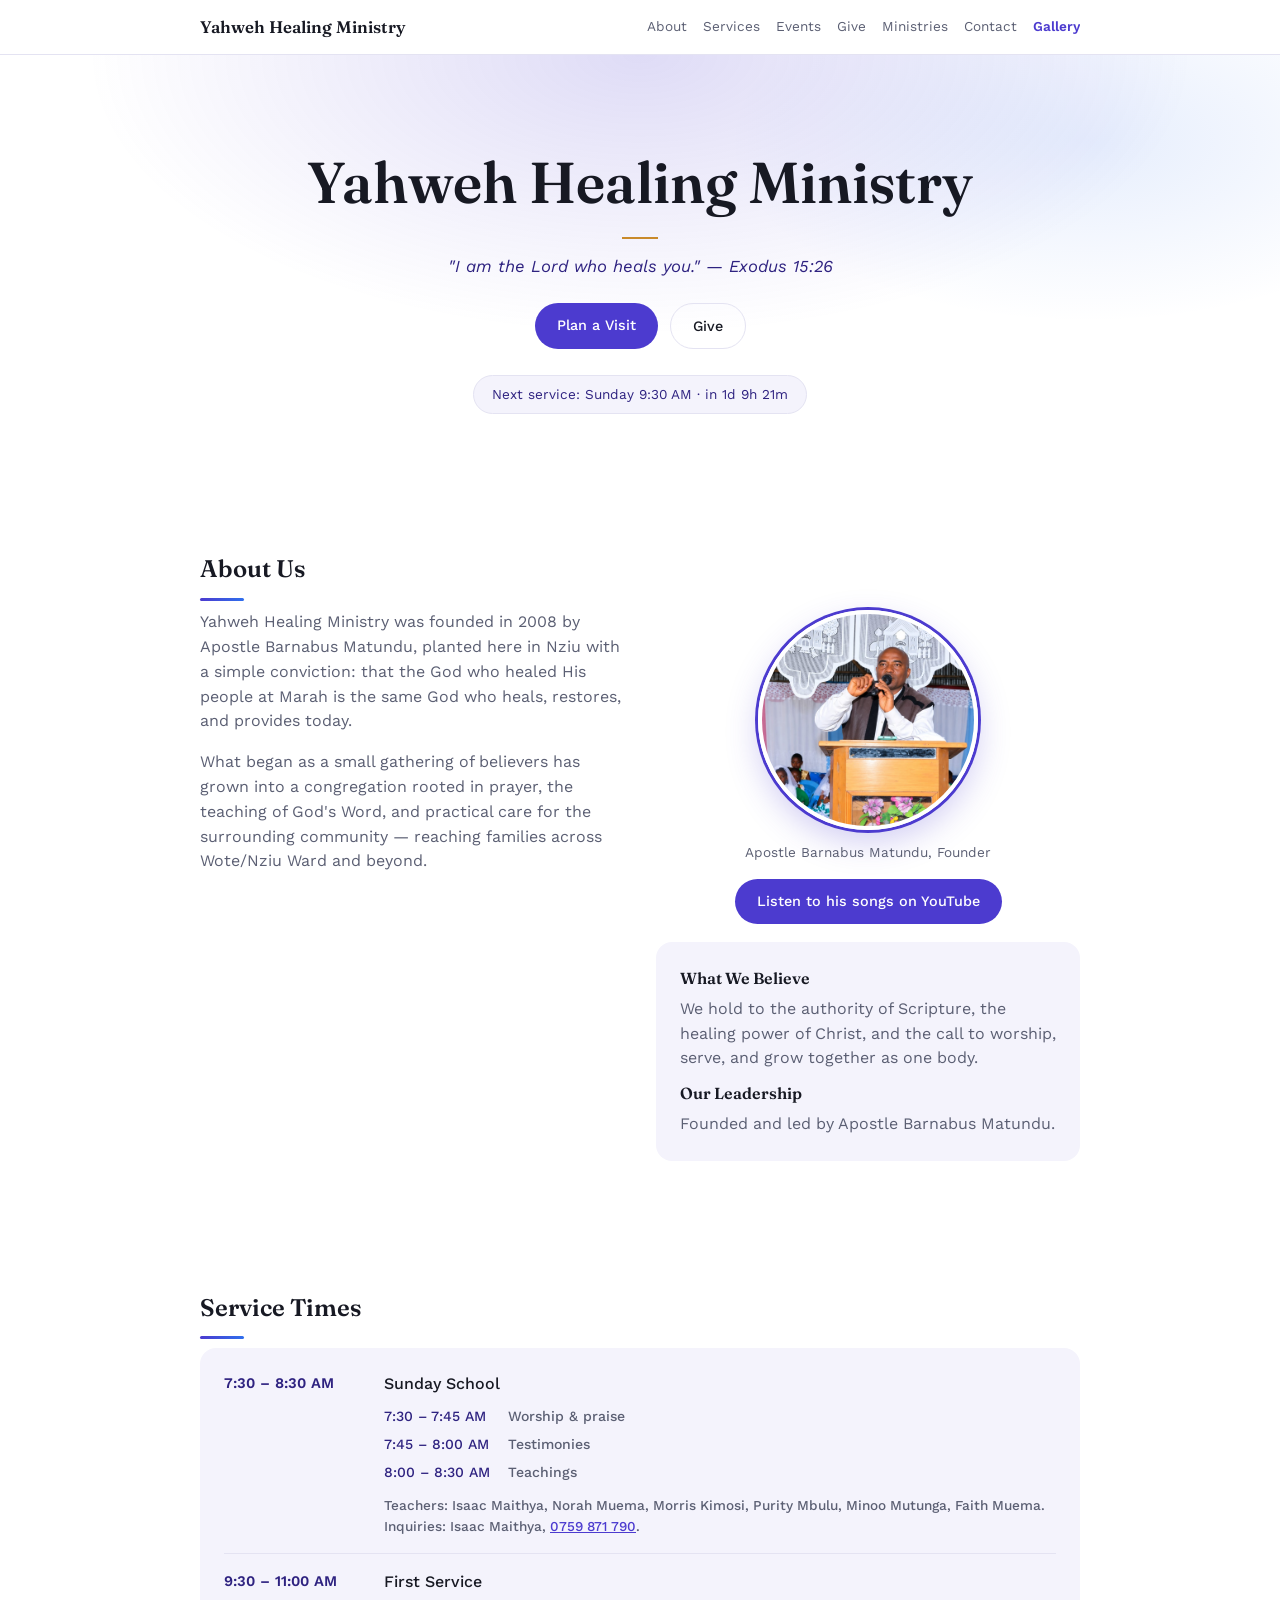
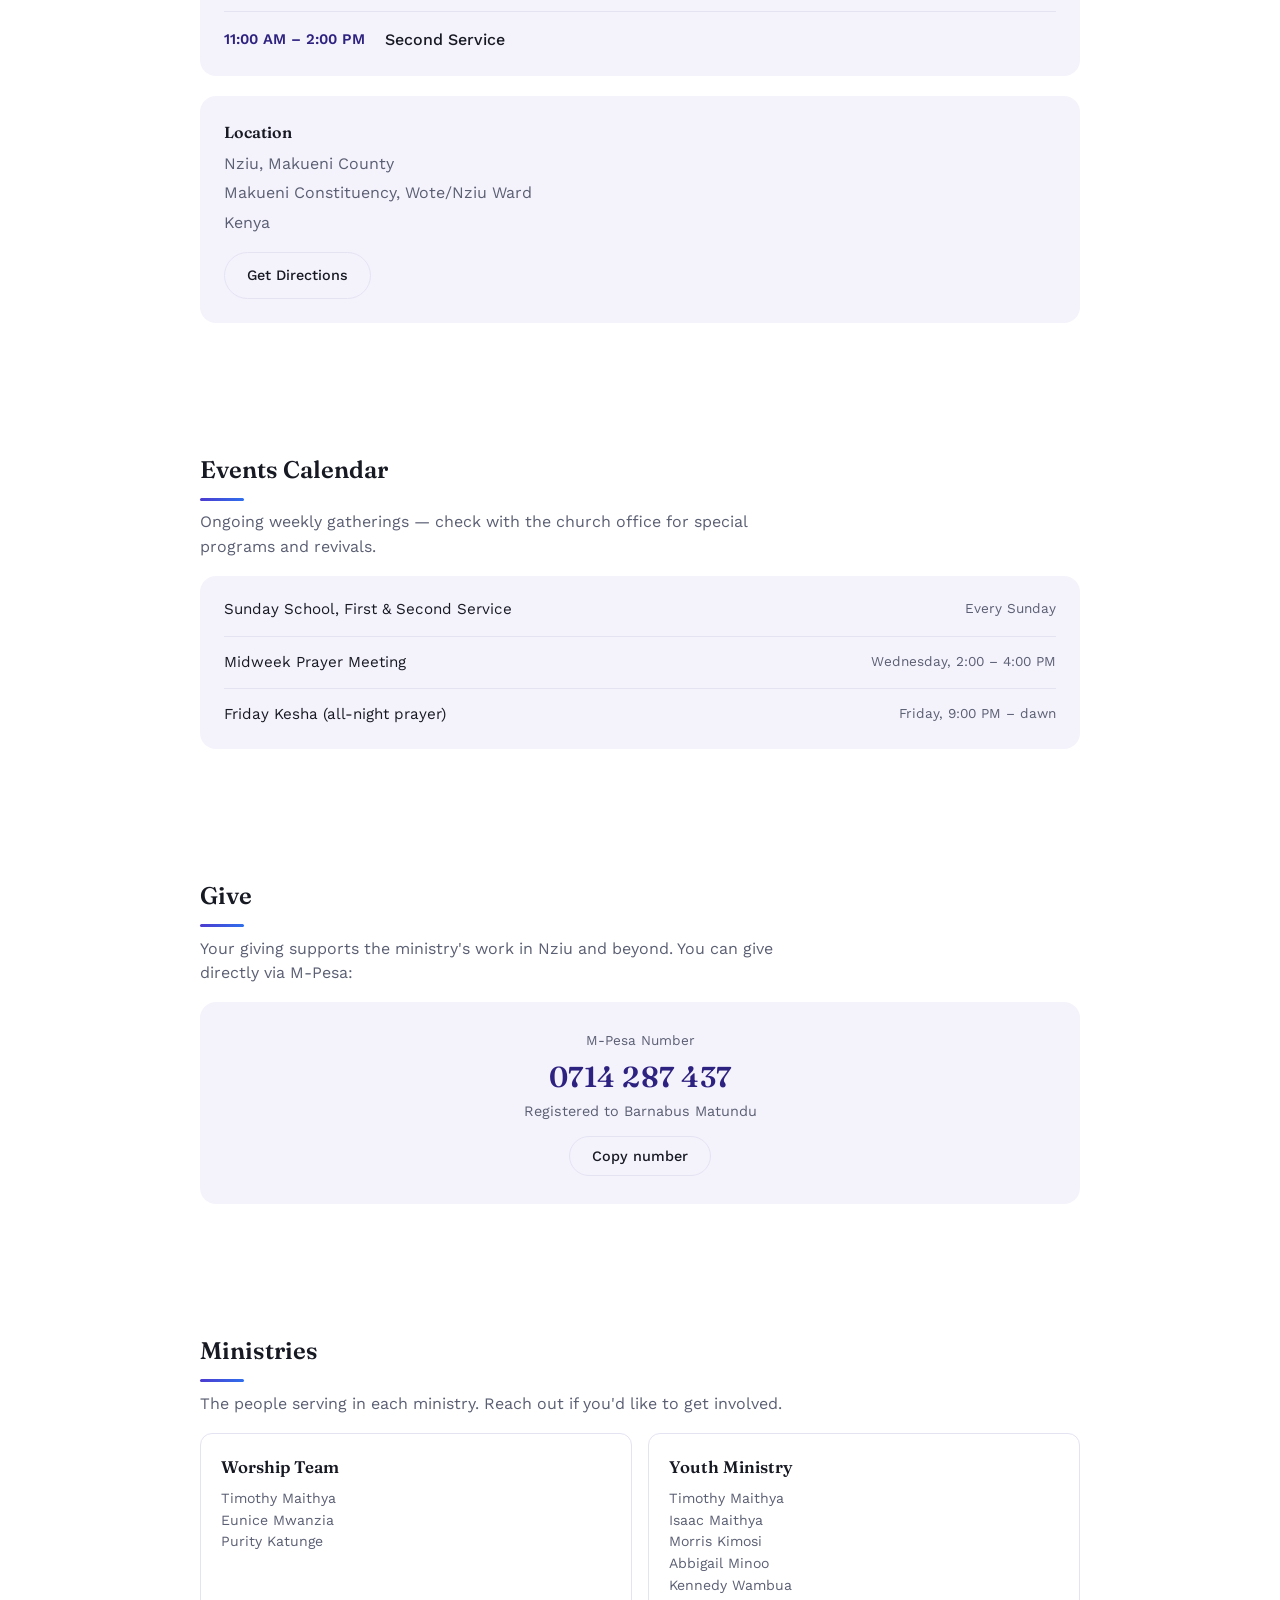
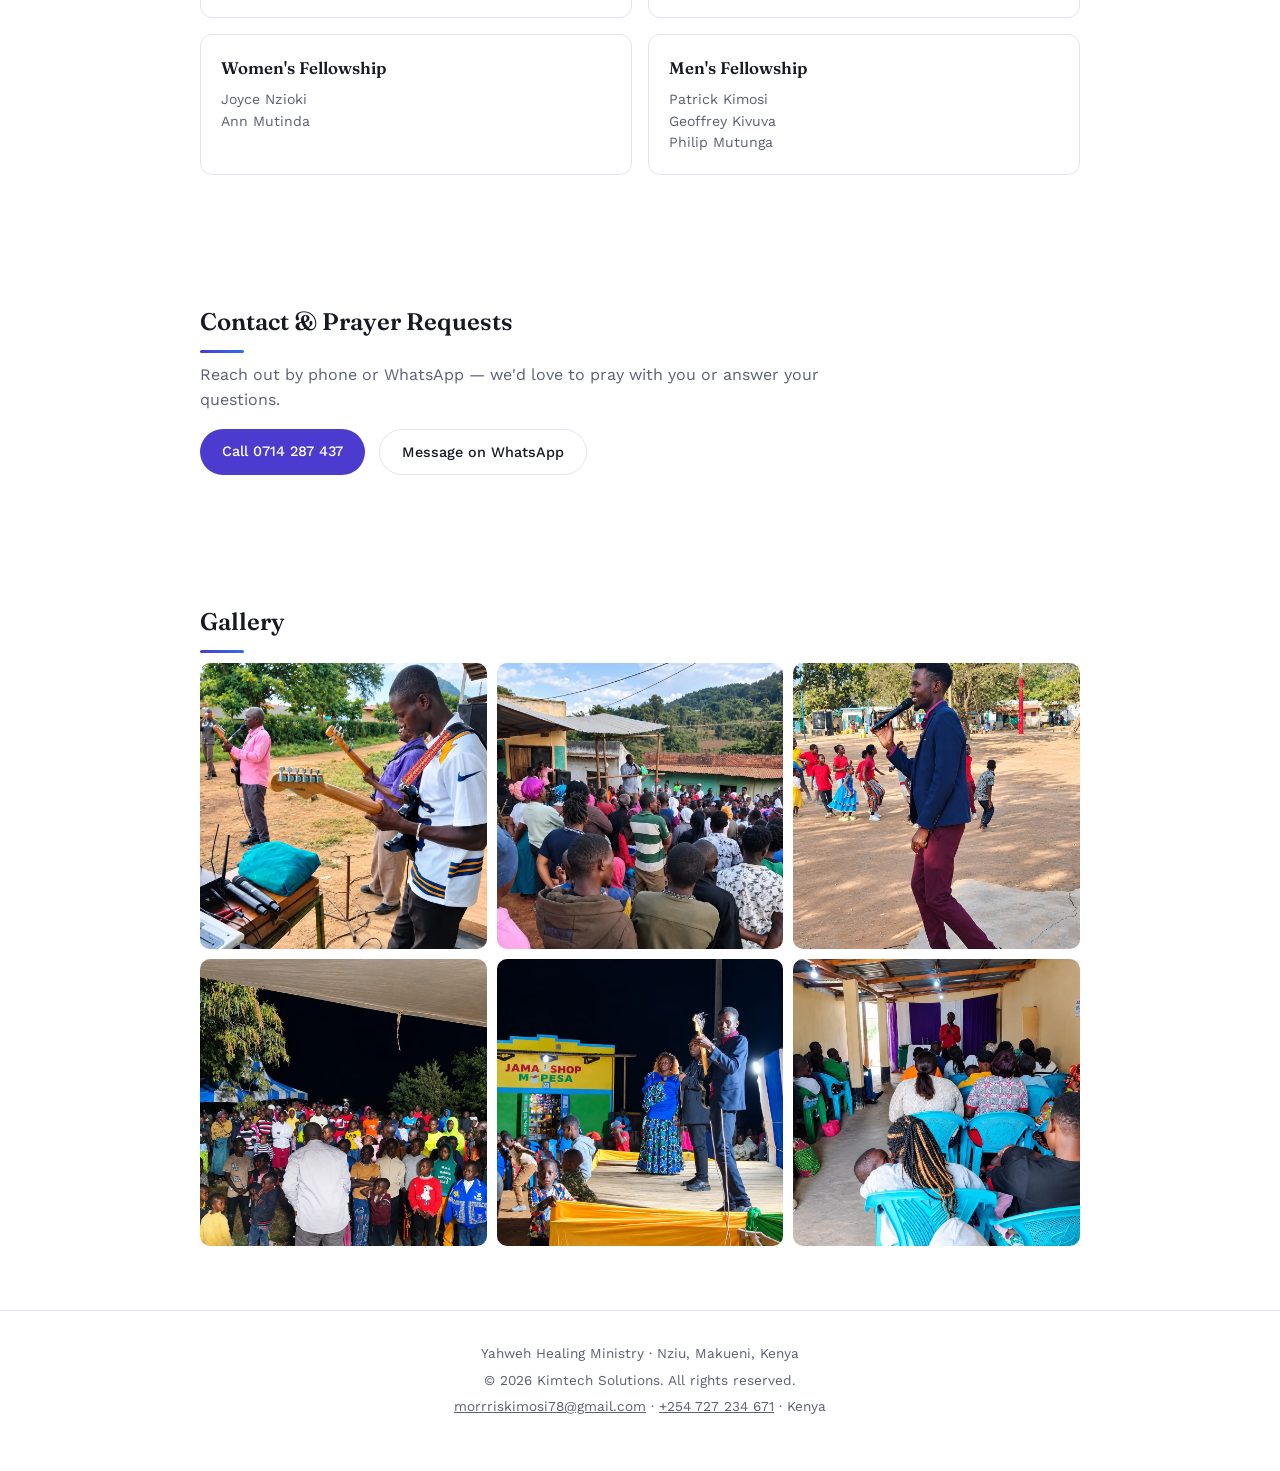
<file: index.html>
<!DOCTYPE html>
<html lang="en">
<head>
<meta charset="UTF-8">
<meta name="viewport" content="width=device-width, initial-scale=1, viewport-fit=cover">
<title>Yahweh Healing Ministry</title>
<link rel="preconnect" href="https://fonts.googleapis.com">
<link rel="preconnect" href="https://fonts.gstatic.com" crossorigin>
<link href="https://fonts.googleapis.com/css2?family=Fraunces:opsz,wght@9..144,400;9..144,600;9..144,700&family=Work+Sans:wght@400;500;600&display=swap" rel="stylesheet">
<link rel="stylesheet" href="y.css">
</head>
<body>

<header>
  <div class="navwrap">
    <div class="brand">Yahweh Healing Ministry</div>
    <nav>
      <a href="#about">About</a>
      <a href="#services">Services</a>
      <a href="#events">Events</a>
      <a href="#give">Give</a>
      <a href="#ministries">Ministries</a>
      <a href="#contact">Contact</a>
      <a href="#gallery">Gallery</a>
    </nav>
  </div>
</header>

<section class="hero">
  <h1>Yahweh Healing Ministry</h1>
  <p class="verse">"I am the Lord who heals you." — Exodus 15:26</p>
  <div class="cta-row">
    <a class="btn primary" href="#services">Plan a Visit</a>
    <a class="btn ghost" href="#give">Give</a>
  </div>
  <div class="next" id="next"></div>
</section>

<section id="about">
  <h2>About Us</h2>
  <div class="two-col">
    <div>
      <p>Yahweh Healing Ministry was founded in 2008 by Apostle Barnabus Matundu, planted here in Nziu with a simple conviction: that the God who healed His people at Marah is the same God who heals, restores, and provides today.</p>
      <p>What began as a small gathering of believers has grown into a congregation rooted in prayer, the teaching of God's Word, and practical care for the surrounding community — reaching families across Wote/Nziu Ward and beyond.</p>
    </div>
    <div>
    <img class="founder" src="founder.jpeg" alt="Apostle Barnabus Matundu preaching">
    <p class="caption">Apostle Barnabus Matundu, Founder</p>
    <p style="text-align:center; margin:0 auto 18px;"><a class="btn primary" href="https://youtube.com/@barnabusmatundu2166?si=7HZROUX-AeAbAmEA" target="_blank" rel="noopener">Listen to his songs on YouTube</a></p>
    <div class="panel" style="padding:24px;">
      <h3 style="font-size:1rem;">What We Believe</h3>
      <p style="margin-bottom:.6em;">We hold to the authority of Scripture, the healing power of Christ, and the call to worship, serve, and grow together as one body.</p>
      <h3 style="font-size:1rem;">Our Leadership</h3>
      <p style="margin-bottom:0;">Founded and led by Apostle Barnabus Matundu.</p>
    </div>
    </div>
  </div>
</section>

<section id="services">
  <h2>Service Times</h2>
  <div class="panel" style="padding:8px 24px;">
    <div class="schedule-item">
      <div class="schedule-time">7:30 – 8:30 AM</div>
      <div class="schedule-name">Sunday School
        <ul class="sub-list">
          <li><span class="t">7:30 – 7:45 AM</span>Worship &amp; praise</li>
          <li><span class="t">7:45 – 8:00 AM</span>Testimonies</li>
          <li><span class="t">8:00 – 8:30 AM</span>Teachings</li>
        </ul>
        <p class="note">Teachers: Isaac Maithya, Norah Muema, Morris Kimosi, Purity Mbulu, Minoo Mutunga, Faith Muema. Inquiries: Isaac Maithya, <a href="tel:+254759871790">0759 871 790</a>.</p>
      </div>
    </div>
    <div class="schedule-item">
      <div class="schedule-time">9:30 – 11:00 AM</div>
      <div class="schedule-name">First Service</div>
    </div>
    <div class="schedule-item">
      <div class="schedule-time">11:00 AM – 2:00 PM</div>
      <div class="schedule-name">Second Service</div>
    </div>
  </div>
  <div class="panel loc-box">
    <h3 style="font-size:1rem;">Location</h3>
    <p>Nziu, Makueni County</p>
    <p>Makueni Constituency, Wote/Nziu Ward</p>
    <p>Kenya</p>
    <a href="https://www.google.com/maps/search/?api=1&query=Nziu%2C+Makueni%2C+Kenya" class="btn ghost" style="margin-top:12px;">Get Directions</a>
  </div>
</section>

<section id="events">
  <h2>Events Calendar</h2>
  <p>Ongoing weekly gatherings — check with the church office for special programs and revivals.</p>
  <ul class="event-list panel" style="padding:8px 24px;">
    <li><span>Sunday School, First &amp; Second Service</span><span class="when">Every Sunday</span></li>
    <li><span>Midweek Prayer Meeting</span><span class="when">Wednesday, 2:00 – 4:00 PM</span></li>
    <li><span>Friday Kesha (all-night prayer)</span><span class="when">Friday, 9:00 PM – dawn</span></li>
  </ul>
</section>

<section id="give">
  <h2>Give</h2>
  <p>Your giving supports the ministry's work in Nziu and beyond. You can give directly via M-Pesa:</p>
  <div class="panel give-box">
    <div class="give-amount-label">M-Pesa Number</div>
    <div class="give-number">0714 287 437</div>
    <div class="give-name">Registered to Barnabus Matundu</div>
    <button class="btn ghost" id="copy" style="margin-top:14px; background:none; color:var(--ink);">Copy number</button>
  </div>
</section>

<section id="ministries">
  <h2>Ministries</h2>
  <p>The people serving in each ministry. Reach out if you'd like to get involved.</p>
  <div class="min-grid">
    <div class="min-card"><h3>Worship Team</h3><p class="names">Timothy Maithya<br>Eunice Mwanzia<br>Purity Katunge</p></div>
    <div class="min-card"><h3>Youth Ministry</h3><p class="names">Timothy Maithya<br>Isaac Maithya<br>Morris Kimosi<br>Abbigail Minoo<br>Kennedy Wambua</p></div>
    <div class="min-card"><h3>Women's Fellowship</h3><p class="names">Joyce Nzioki<br>Ann Mutinda</p></div>
    <div class="min-card"><h3>Men's Fellowship</h3><p class="names">Patrick Kimosi<br>Geoffrey Kivuva<br>Philip Mutunga</p></div>
  </div>
</section>

<section id="contact">
  <h2>Contact & Prayer Requests</h2>
  <p>Reach out by phone or WhatsApp — we'd love to pray with you or answer your questions.</p>
  <div class="contact-row">
    <a class="btn primary" href="tel:+254714287437">Call 0714 287 437</a>
    <a class="btn ghost" href="https://wa.me/254714287437">Message on WhatsApp</a>
  </div>
</section>

<section id="gallery">
  <h2>Gallery</h2>
  <div class="gal-grid">
    <img src="image5.jpeg" alt="Worship team playing guitars at an outdoor service" loading="lazy">
    <img src="image4.jpeg" alt="Apostle preaching to a large outdoor congregation" loading="lazy">
    <img src="image6.jpeg" alt="Worship leader singing while children dance behind him" loading="lazy">
    <img src="image2.jpeg" alt="Evening open-air gathering with children listening" loading="lazy">
    <img src="image1.jpeg" alt="Worship team on stage at an evening service" loading="lazy">
    <img src="image3.jpeg" alt="Congregation during an indoor service" loading="lazy">
  </div>
</section>

<footer>
  <p>Yahweh Healing Ministry · Nziu, Makueni, Kenya</p>
  <p>&copy; 2026 Kimtech Solutions. All rights reserved.</p>
  <p><a href="mailto:morrriskimosi78@gmail.com">morrriskimosi78@gmail.com</a> · <a href="tel:+254727234671">+254 727 234 671</a> · Kenya</p>
</footer>

<div class="lightbox" id="lb"><img alt=""></div>
<script src="y.js"></script>
</body>
</html>
</file>
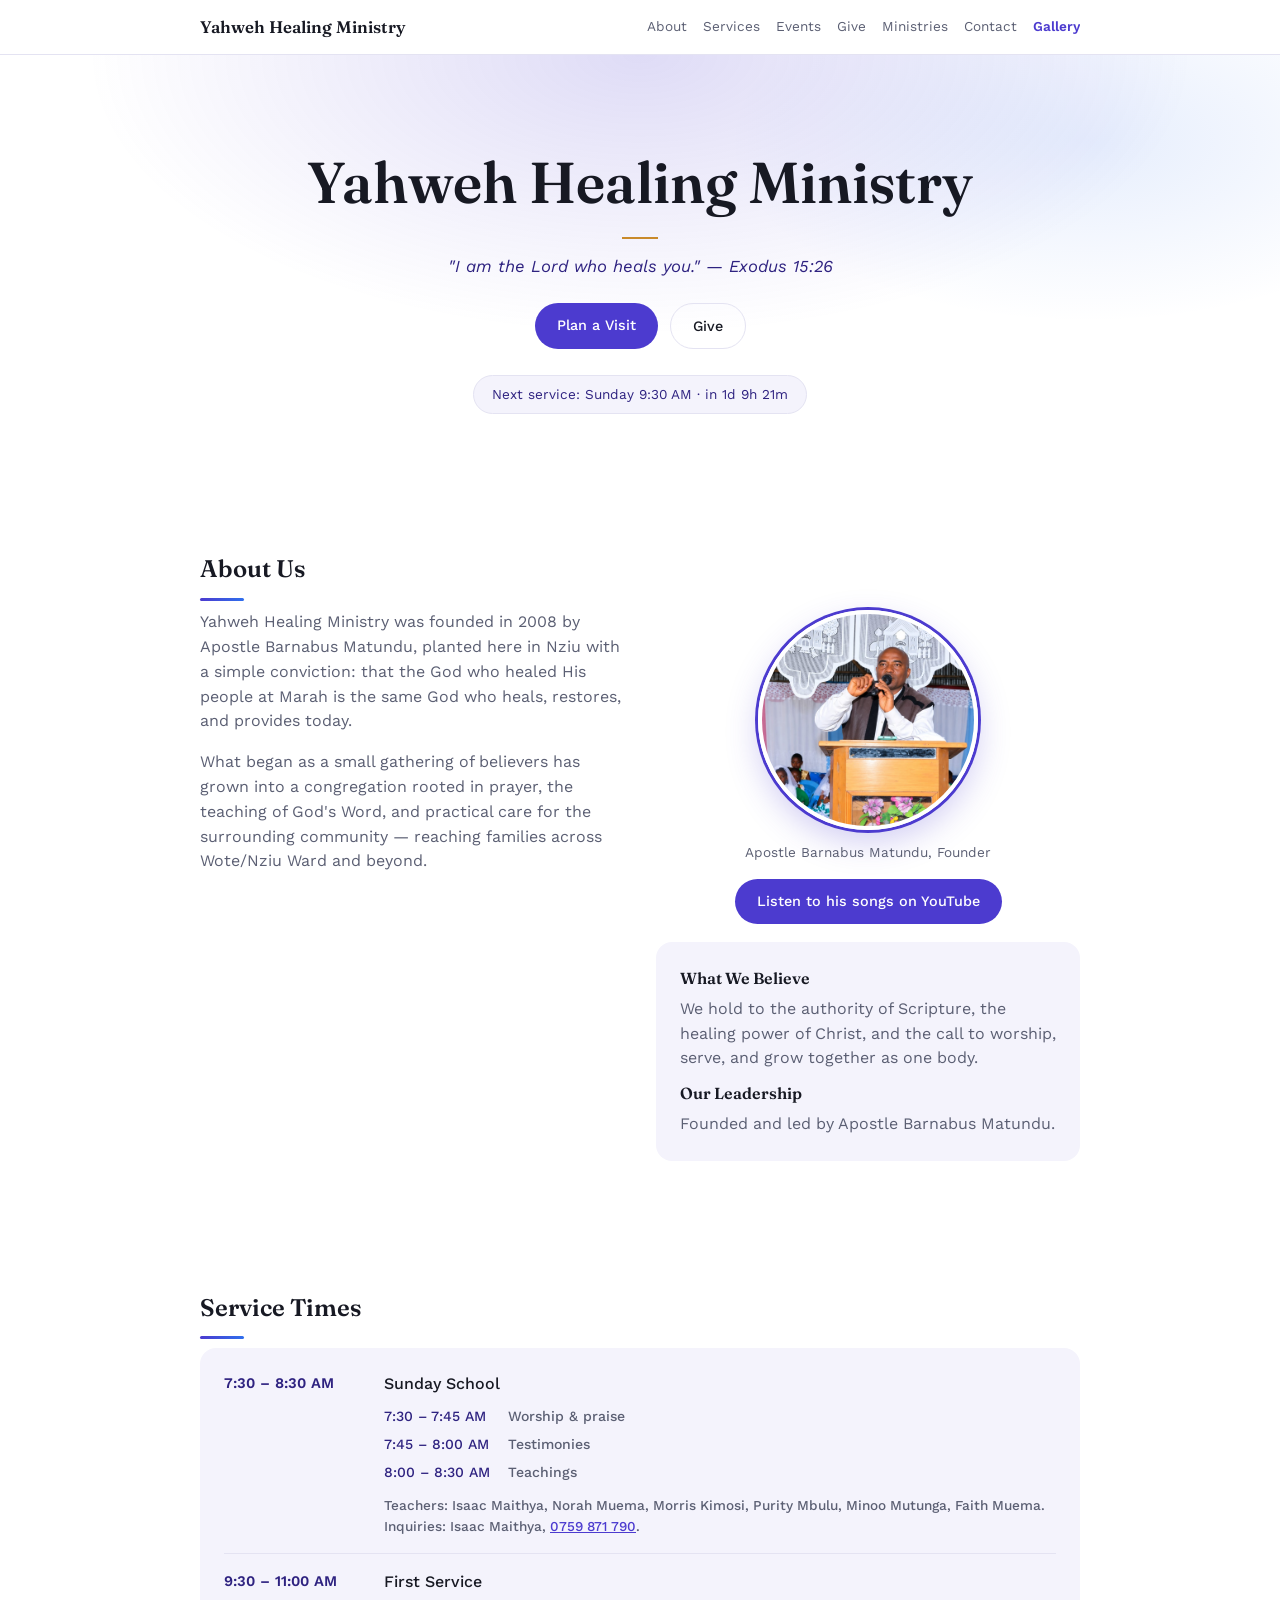
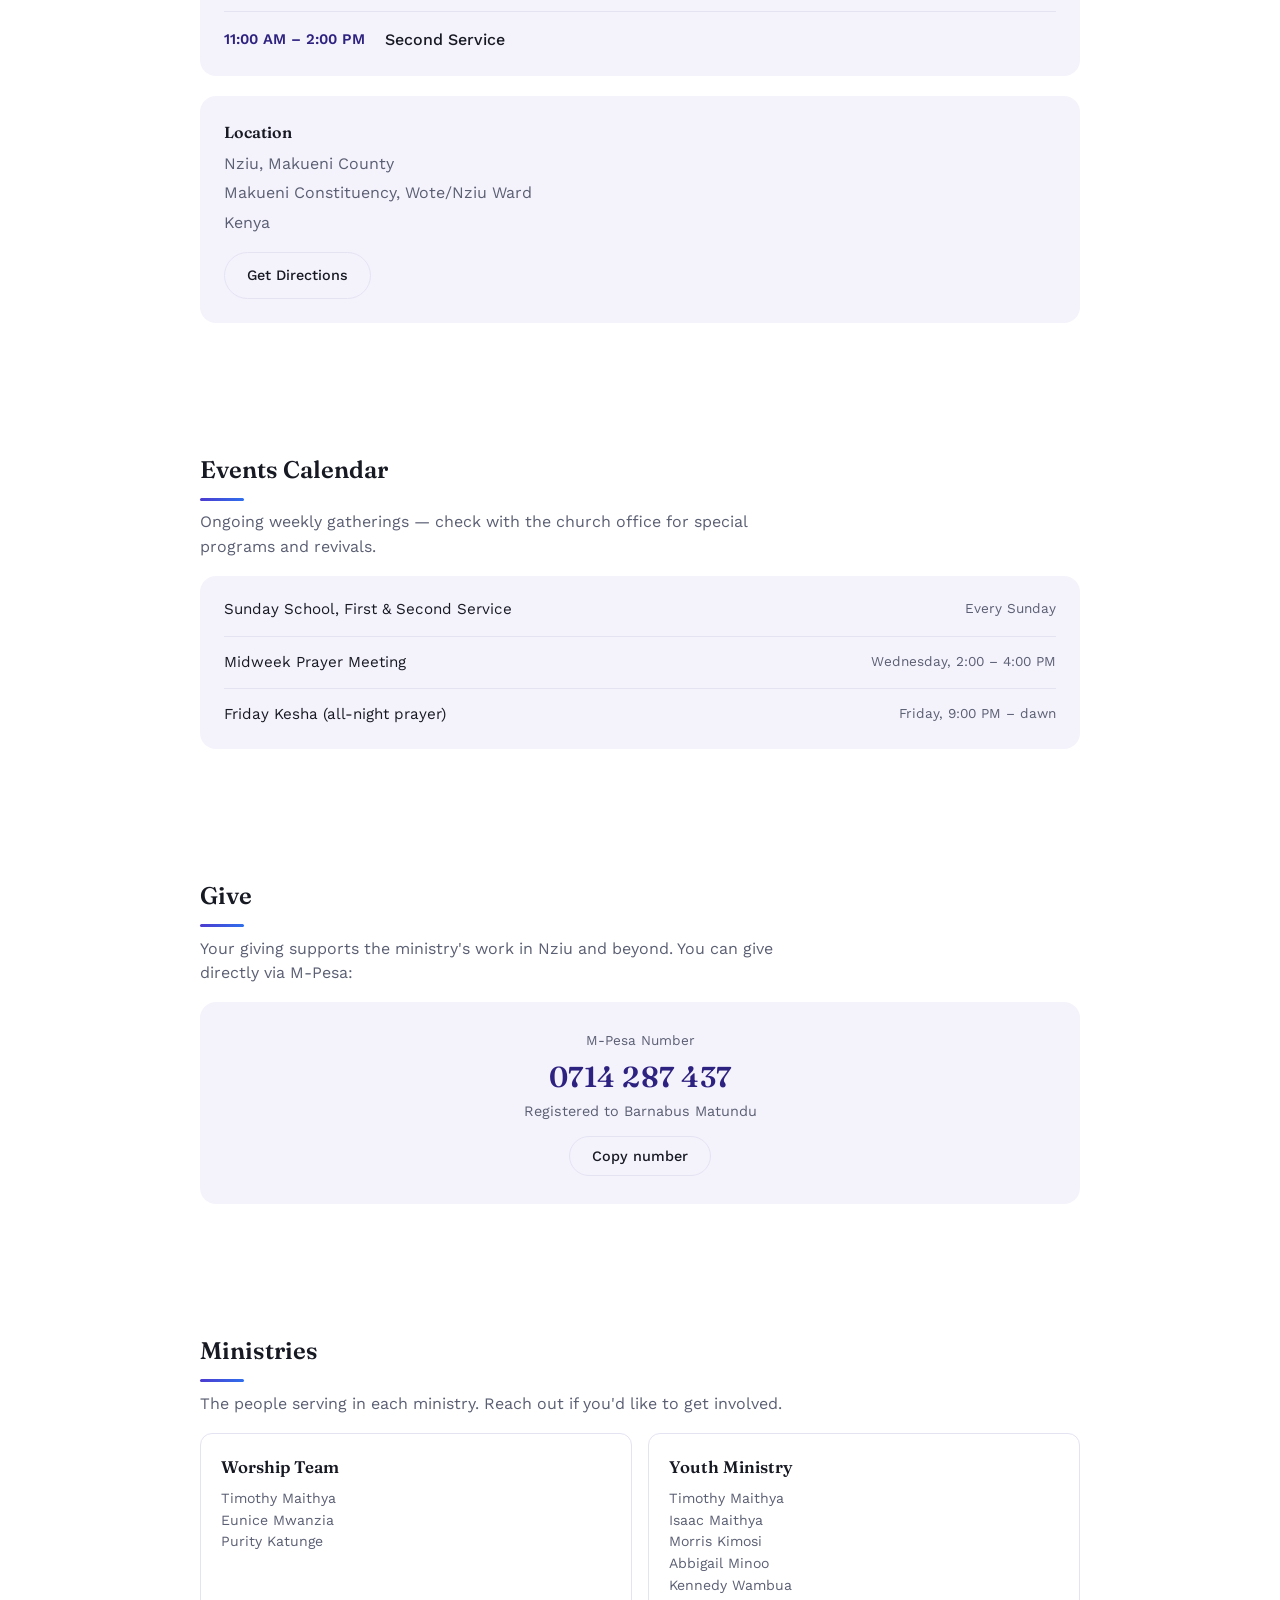
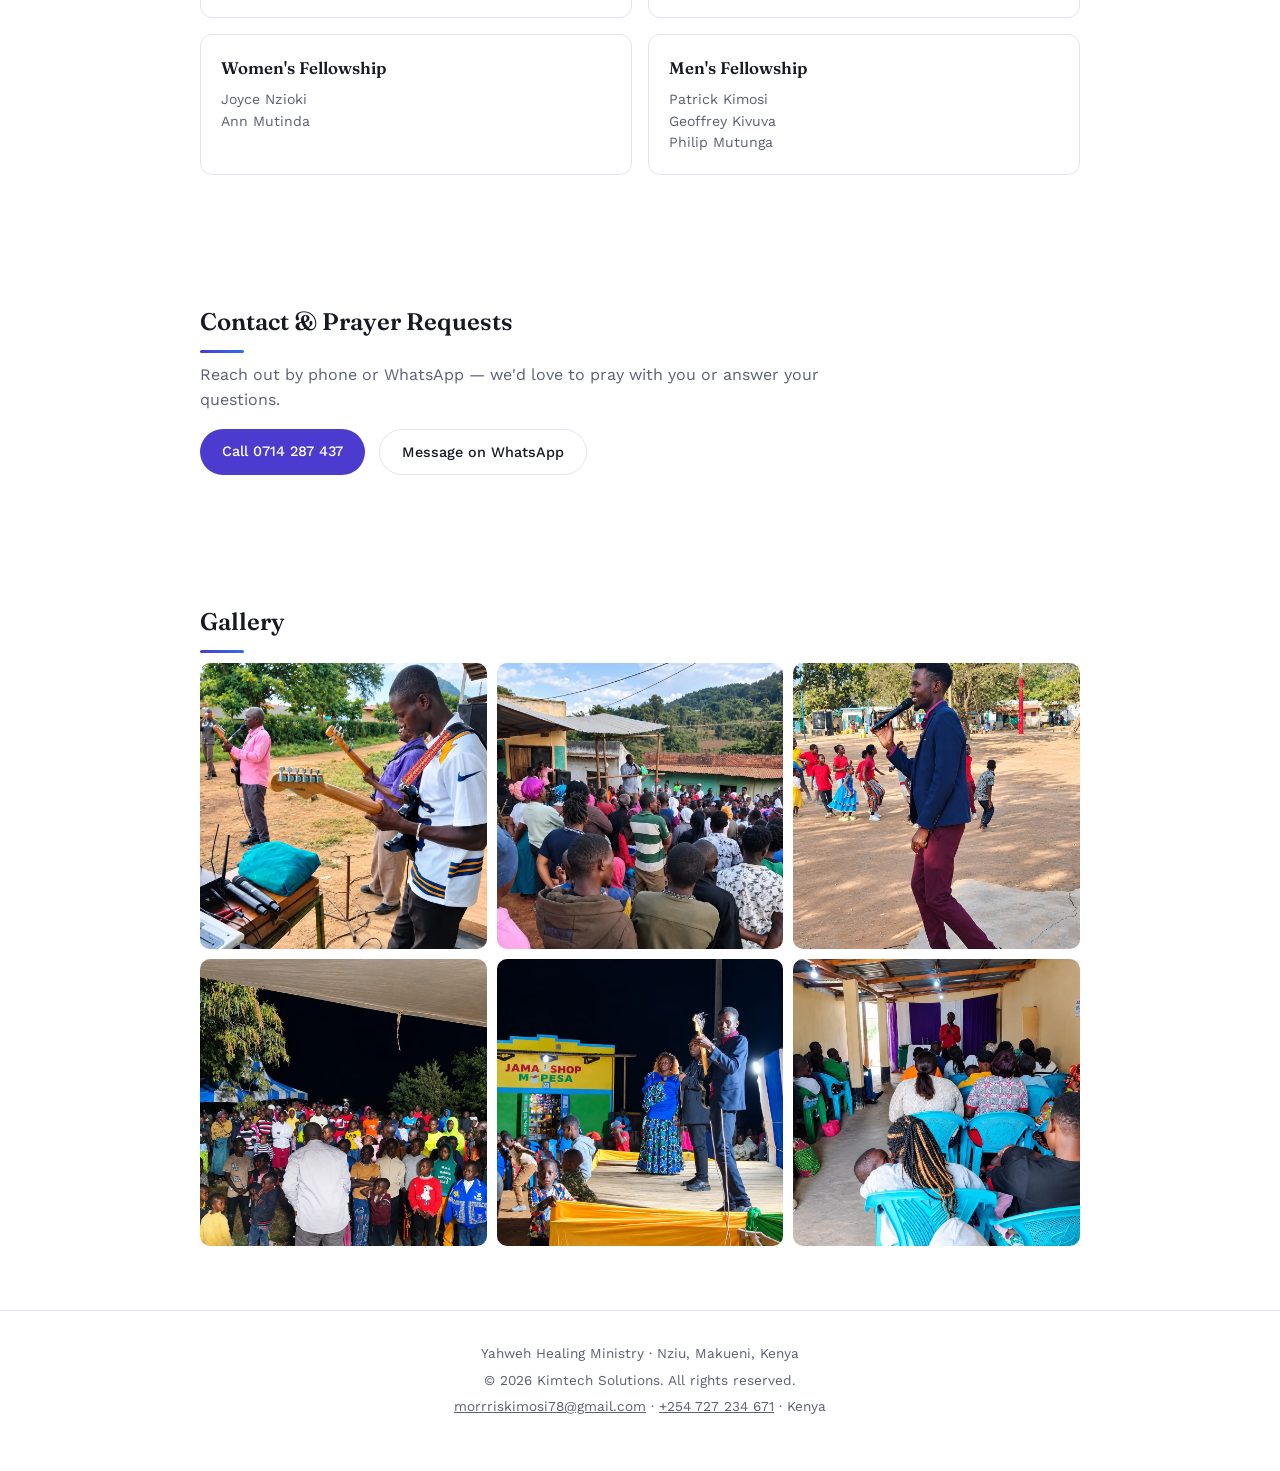
<file: y.html>
<!DOCTYPE html>
<html lang="en">
<head>
<meta charset="UTF-8">
<meta name="viewport" content="width=device-width, initial-scale=1, viewport-fit=cover">
<title>Yahweh Healing Ministry</title>
<link rel="preconnect" href="https://fonts.googleapis.com">
<link rel="preconnect" href="https://fonts.gstatic.com" crossorigin>
<link href="https://fonts.googleapis.com/css2?family=Fraunces:opsz,wght@9..144,400;9..144,600;9..144,700&family=Work+Sans:wght@400;500;600&display=swap" rel="stylesheet">
<link rel="stylesheet" href="y.css">
</head>
<body>

<header>
  <div class="navwrap">
    <div class="brand">Yahweh Healing Ministry</div>
    <nav>
      <a href="#about">About</a>
      <a href="#services">Services</a>
      <a href="#events">Events</a>
      <a href="#give">Give</a>
      <a href="#ministries">Ministries</a>
      <a href="#contact">Contact</a>
      <a href="#gallery">Gallery</a>
    </nav>
  </div>
</header>

<section class="hero">
  <h1>Yahweh Healing Ministry</h1>
  <p class="verse">"I am the Lord who heals you." — Exodus 15:26</p>
  <div class="cta-row">
    <a class="btn primary" href="#services">Plan a Visit</a>
    <a class="btn ghost" href="#give">Give</a>
  </div>
  <div class="next" id="next"></div>
</section>

<section id="about">
  <h2>About Us</h2>
  <div class="two-col">
    <div>
      <p>Yahweh Healing Ministry was founded in 2008 by Apostle Barnabus Matundu, planted here in Nziu with a simple conviction: that the God who healed His people at Marah is the same God who heals, restores, and provides today.</p>
      <p>What began as a small gathering of believers has grown into a congregation rooted in prayer, the teaching of God's Word, and practical care for the surrounding community — reaching families across Wote/Nziu Ward and beyond.</p>
    </div>
    <div>
    <img class="founder" src="founder.jpeg" alt="Apostle Barnabus Matundu preaching">
    <p class="caption">Apostle Barnabus Matundu, Founder</p>
    <p style="text-align:center; margin:0 auto 18px;"><a class="btn primary" href="https://youtube.com/@barnabusmatundu2166?si=7HZROUX-AeAbAmEA" target="_blank" rel="noopener">Listen to his songs on YouTube</a></p>
    <div class="panel" style="padding:24px;">
      <h3 style="font-size:1rem;">What We Believe</h3>
      <p style="margin-bottom:.6em;">We hold to the authority of Scripture, the healing power of Christ, and the call to worship, serve, and grow together as one body.</p>
      <h3 style="font-size:1rem;">Our Leadership</h3>
      <p style="margin-bottom:0;">Founded and led by Apostle Barnabus Matundu.</p>
    </div>
    </div>
  </div>
</section>

<section id="services">
  <h2>Service Times</h2>
  <div class="panel" style="padding:8px 24px;">
    <div class="schedule-item">
      <div class="schedule-time">7:30 – 8:30 AM</div>
      <div class="schedule-name">Sunday School
        <ul class="sub-list">
          <li><span class="t">7:30 – 7:45 AM</span>Worship &amp; praise</li>
          <li><span class="t">7:45 – 8:00 AM</span>Testimonies</li>
          <li><span class="t">8:00 – 8:30 AM</span>Teachings</li>
        </ul>
        <p class="note">Teachers: Isaac Maithya, Norah Muema, Morris Kimosi, Purity Mbulu, Minoo Mutunga, Faith Muema. Inquiries: Isaac Maithya, <a href="tel:+254759871790">0759 871 790</a>.</p>
      </div>
    </div>
    <div class="schedule-item">
      <div class="schedule-time">9:30 – 11:00 AM</div>
      <div class="schedule-name">First Service</div>
    </div>
    <div class="schedule-item">
      <div class="schedule-time">11:00 AM – 2:00 PM</div>
      <div class="schedule-name">Second Service</div>
    </div>
  </div>
  <div class="panel loc-box">
    <h3 style="font-size:1rem;">Location</h3>
    <p>Nziu, Makueni County</p>
    <p>Makueni Constituency, Wote/Nziu Ward</p>
    <p>Kenya</p>
    <a href="https://www.google.com/maps/search/?api=1&query=Nziu%2C+Makueni%2C+Kenya" class="btn ghost" style="margin-top:12px;">Get Directions</a>
  </div>
</section>

<section id="events">
  <h2>Events Calendar</h2>
  <p>Ongoing weekly gatherings — check with the church office for special programs and revivals.</p>
  <ul class="event-list panel" style="padding:8px 24px;">
    <li><span>Sunday School, First &amp; Second Service</span><span class="when">Every Sunday</span></li>
    <li><span>Midweek Prayer Meeting</span><span class="when">Wednesday, 2:00 – 4:00 PM</span></li>
    <li><span>Friday Kesha (all-night prayer)</span><span class="when">Friday, 9:00 PM – dawn</span></li>
  </ul>
</section>

<section id="give">
  <h2>Give</h2>
  <p>Your giving supports the ministry's work in Nziu and beyond. You can give directly via M-Pesa:</p>
  <div class="panel give-box">
    <div class="give-amount-label">M-Pesa Number</div>
    <div class="give-number">0714 287 437</div>
    <div class="give-name">Registered to Barnabus Matundu</div>
    <button class="btn ghost" id="copy" style="margin-top:14px; background:none; color:var(--ink);">Copy number</button>
  </div>
</section>

<section id="ministries">
  <h2>Ministries</h2>
  <p>The people serving in each ministry. Reach out if you'd like to get involved.</p>
  <div class="min-grid">
    <div class="min-card"><h3>Worship Team</h3><p class="names">Timothy Maithya<br>Eunice Mwanzia<br>Purity Katunge</p></div>
    <div class="min-card"><h3>Youth Ministry</h3><p class="names">Timothy Maithya<br>Isaac Maithya<br>Morris Kimosi<br>Abbigail Minoo<br>Kennedy Wambua</p></div>
    <div class="min-card"><h3>Women's Fellowship</h3><p class="names">Joyce Nzioki<br>Ann Mutinda</p></div>
    <div class="min-card"><h3>Men's Fellowship</h3><p class="names">Patrick Kimosi<br>Geoffrey Kivuva<br>Philip Mutunga</p></div>
  </div>
</section>

<section id="contact">
  <h2>Contact & Prayer Requests</h2>
  <p>Reach out by phone or WhatsApp — we'd love to pray with you or answer your questions.</p>
  <div class="contact-row">
    <a class="btn primary" href="tel:+254714287437">Call 0714 287 437</a>
    <a class="btn ghost" href="https://wa.me/254714287437">Message on WhatsApp</a>
  </div>
</section>

<section id="gallery">
  <h2>Gallery</h2>
  <div class="gal-grid">
    <img src="image5.jpeg" alt="Worship team playing guitars at an outdoor service" loading="lazy">
    <img src="image4.jpeg" alt="Apostle preaching to a large outdoor congregation" loading="lazy">
    <img src="image6.jpeg" alt="Worship leader singing while children dance behind him" loading="lazy">
    <img src="image2.jpeg" alt="Evening open-air gathering with children listening" loading="lazy">
    <img src="image1.jpeg" alt="Worship team on stage at an evening service" loading="lazy">
    <img src="image3.jpeg" alt="Congregation during an indoor service" loading="lazy">
  </div>
</section>

<footer>
  <p>Yahweh Healing Ministry · Nziu, Makueni, Kenya</p>
  <p>&copy; 2026 Kimtech Solutions. All rights reserved.</p>
  <p><a href="mailto:morrriskimosi78@gmail.com">morrriskimosi78@gmail.com</a> · <a href="tel:+254727234671">+254 727 234 671</a> · Kenya</p>
</footer>

<div class="lightbox" id="lb"><img alt=""></div>
<script src="y.js"></script>
</body>
</html>
</file>
<file: y.css>
:root{
  --bg:#ffffff; 
  --panel:#f4f3fc; 
  --ink:#171923; 
  --muted:#5b5f73;
  --line:#e4e3f2; 
  --accent:#4c3bcf; 
  --accent-ink:#2e2280; 
  --sky:#2f6fed; 
  --gold:#c98a2b;
  box-sizing:border-box; 
  padding-top:env(safe-area-inset-top,0px); 
  padding-bottom:env(safe-area-inset-bottom,0px);
}
@media (prefers-color-scheme: dark){
  :root:not([data-theme="light"]){
    --bg:#14131f; 
    --panel:#1c1b2c; 
    --ink:#eeeefc; 
    --muted:#a6a4c4; 
    --line:#2b2a44;
    --accent:#8b7bff; 
    --accent-ink:#c9c1ff; 
    --sky:#6fa1ff; 
    --gold:#e0ac53;
  }
}
:root[data-theme="dark"]{
  
  --bg:#14131f; 
  --panel:#1c1b2c; 
  --ink:#eeeefc; 
  --muted:#a6a4c4; 
  --line:#2b2a44;
  --accent:#8b7bff; 
  --accent-ink:#c9c1ff; 
  --sky:#6fa1ff; 
  --gold:#e0ac53;
}
html{
  scroll-padding-top:64px; 
  height:100%;
}
*{
  box-sizing:border-box;
}
body{
  margin:0; 
  background:var(--bg); 
  color:var(--ink); 
  font-family:'Work Sans',sans-serif; line-height:1.55;
}
h1,h2,h3{
  font-family:'Fraunces',serif; 
  font-weight:600; 
  margin:0 0 .4em; 
  color:var(--ink);
}
p{
  margin:0 0 1em; 
  color:var(--muted); 
  max-width:62ch;
}
a{
  color:var(--accent);
}
section{
  padding:64px 20px; 
  max-width:920px; 
  margin:0 auto;
}
.eyebrow{
  display:none;
}

header{
  position:sticky; 
  top:env(safe-area-inset-top,0px);
   z-index:20;
  background:color-mix(in srgb, var(--bg) 88%, transparent); 
  backdrop-filter:blur(6px);
  border-bottom:1px solid var(--line);
}
.navwrap{
  display:flex; 
  align-items:center; 
  justify-content:space-between; 
  padding:14px 20px; 
  max-width:920px; 
  margin:0 auto;
}
.brand{
  font-family:'Fraunces',serif; 
  font-weight:600; 
  font-size:1.05rem;
}
nav{
  display:flex; 
  gap:16px; 
  overflow-x:auto;
}
nav a{
  color:var(--muted); 
  text-decoration:none; 
  font-size:.85rem; 
  white-space:nowrap;
}
nav a:hover{
  color:var(--accent);
}

.hero{
  text-align:center; 
  padding:96px 20px 72px; 
  max-width:none; 
  background:radial-gradient(60% 90% at 50% 0%, color-mix(in srgb, var(--accent) 18%, transparent), transparent 72%), radial-gradient(40% 60% at 85% 20%, color-mix(in srgb, var(--sky) 12%, transparent), transparent 70%);
}
.hero p{
  margin-left:auto; 
  margin-right:auto;
}
.hero h1{
  font-size:clamp(2.1rem,5vw,3.2rem); 
  line-height:1.1;
}
.verse{
  font-style:italic; 
  color:var(--accent-ink); 
  font-size:1.05rem; 
  margin-bottom:1.4em;
}
.cta-row{
  display:flex; 
  gap:12px; 
  justify-content:center; 
  flex-wrap:wrap;
}
.btn{
  display:inline-block; padding:11px 22px; border-radius:999px; text-decoration:none;
  font-size:.9rem; font-weight:500;
}
.btn.primary{
  background:var(--accent); 
  color:#fff;
}
.btn.ghost{
  border:1px solid var(--line); 
  color:var(--ink);
}

.panel{
  background:var(--panel); 
  border-radius:16px;
}
.two-col{
  display:grid; 
  grid-template-columns:1fr 1fr; 
  gap:32px;
}
@media(max-width:640px){
  .two-col{grid-template-columns:1fr;}
}

.schedule-item{
  display:flex; 
  gap:20px; 
  padding:16px 0; 
  border-bottom:1px solid var(--line);
}
.schedule-item:last-child{
  border-bottom:none;
}
.schedule-time{
  min-width:140px; 
  color:var(--accent-ink); 
  font-weight:600; 
  font-size:.92rem;
}
.schedule-name{
  font-weight:500;
}

.loc-box{
  padding:24px; 
  margin-top:20px;
}
.loc-box p{
  margin-bottom:.3em; 
  max-width:none;
}

.event-list{
  list-style:none; 
  padding:0; margin:0;
}
.event-list li{
  display:flex; 
  justify-content:space-between; 
  gap:16px; padding:14px 0; 
  border-bottom:1px solid var(--line); 
  font-size:.95rem;
}
.event-list li:last-child{
  border-bottom:none;
}
.event-list .when{
  color:var(--muted); 
  font-size:.85rem; 
  white-space:nowrap;
}

.give-box{
  padding:28px; 
  text-align:center;
}
.give-amount-label{
  color:var(--muted); 
  font-size:.85rem; 
  margin-bottom:4px;
}
.give-number{
  font-family:'Fraunces',serif; 
  font-size:1.8rem; 
  font-weight:600; 
  color:var(--accent-ink); 
  letter-spacing:.5px;
}
.give-name{
  color:var(--muted); 
  font-size:.9rem;
}

.min-grid{
  display:grid; 
  grid-template-columns:repeat(2,1fr); 
  gap:16px;
}
@media(max-width:640px){
  .min-grid{grid-template-columns:1fr;}
}
.min-card{
  padding:20px; 
  border:1px solid var(--line); 
  border-radius:12px;
}
.min-card h3{
  font-size:1.05rem; 
  margin-bottom:.2em;
}
.min-card p{
  margin:0; 
  font-size:.9rem;
}

.contact-row{
  display:flex; 
  flex-wrap:wrap; 
  gap:14px; 
  margin-top:16px;
}

.gal-grid{
  display:grid; 
  grid-template-columns:repeat(3,1fr); 
  gap:10px;
}
@media(max-width:640px){
  .gal-grid{grid-template-columns:repeat(2,1fr);}
}
.gal-tile{
  aspect-ratio:1; 
  border-radius:10px; 
  background:linear-gradient(135deg,var(--panel),var(--line));
  display:flex; 
  align-items:center; 
  justify-content:center; color:var(--muted); 
  font-size:.75rem; 
  text-align:center; 
  padding:8px;
}

.founder{
  width:220px; 
  height:220px; 
  border-radius:50%; 
  object-fit:cover; 
  display:block; 
  margin:0 auto 12px; 
  border:4px solid var(--bg); 
  box-shadow:0 0 0 3px var(--accent), 0 12px 32px rgba(76,59,207,.25);
}
.caption{
  text-align:center; 
  font-size:.85rem; 
  color:var(--muted); 
  margin:0 0 16px;

}
.sub-list{
  margin:6px 0 0; 
  padding:0; 
  list-style:none; 
  font-size:.88rem; 
  color:var(--muted);
}
.sub-list li{
  display:flex; 
  gap:14px; 
  padding:3px 0;
}
.sub-list .t{
  min-width:110px; 
  color:var(--accent-ink);
}
.note{
  font-size:.85rem; 
  color:var(--muted); 
  margin:8px 0 0;
   max-width:none;
  }
.min-card .names{
  margin-top:8px; 
  font-size:.88rem;
}
.gal-grid img{
  width:100%; 
  aspect-ratio:1; 
  object-fit:cover; 
  object-position:center 25%; 
  border-radius:10px; 
  display:block;
}
footer a{
  color:var(--muted);
}
@media (prefers-reduced-motion:no-preference){
  html{scroll-behavior:smooth;}
}
section h2::after{
  content:''; 
  display:block; 
  width:44px; height:3px; 
  border-radius:3px; 
  margin-top:10px; 
  background:linear-gradient(90deg,var(--accent),var(--sky));
}
.verse::before{
  content:''; 
  display:block; 
  width:36px; 
  height:2px; 
  background:var(--gold); margin:0 auto 14px;
}
.hero h1{
  font-size:clamp(2.3rem,6vw,3.6rem);
}
.next{
  display:inline-block; 
  margin-top:26px; padding:8px 18px; 
  border-radius:999px;
   background:var(--panel); 
   border:1px solid var(--line); 
   font-size:.85rem; color:var(--accent-ink);
  }
nav a.active{
  color:var(--accent); 
  font-weight:600;
}
button.btn{
  font-family:inherit; 
  cursor:pointer;
}
.min-card{
  transition:border-color .2s;
}
.min-card:hover{
  border-color:var(--accent);
}
.gal-grid img{
  cursor:zoom-in;
}
.lightbox{
  position:fixed; 
  inset:0; z-index:50; 
  background:rgba(12,10,32,.9);
   display:none; 
   align-items:center; 
   justify-content:center; 
   padding:20px; 
   cursor:zoom-out;
  }
.lightbox.open{
  display:flex;
}
.lightbox img{
  max-width:94vw; 
  max-height:88vh; 
  border-radius:10px; 
  object-fit:contain;
}

footer p{
  margin:0 auto .4em; 
  max-width:none;
}
footer{
  padding:32px 20px 48px; 
  text-align:center; 
  color:var(--muted); 
  font-size:.85rem; 
  border-top:1px solid var(--line);
}
</file>
